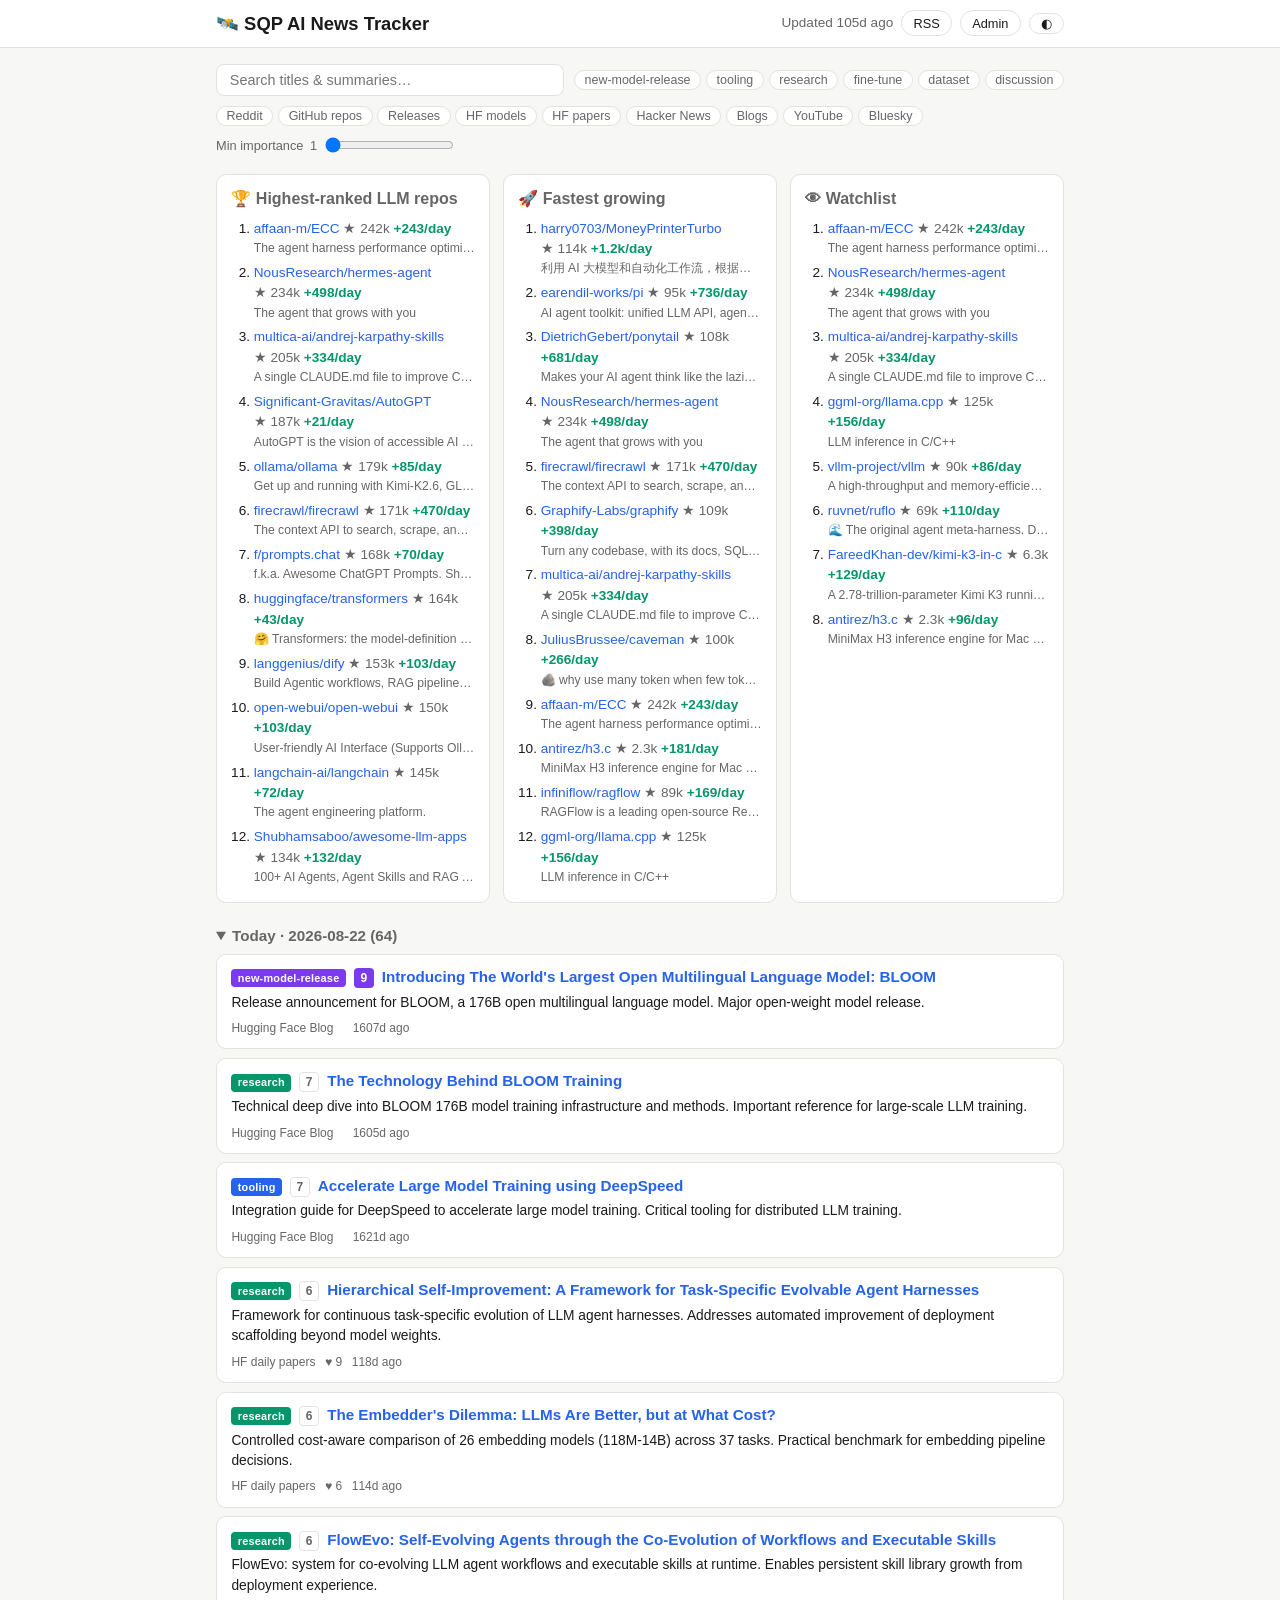
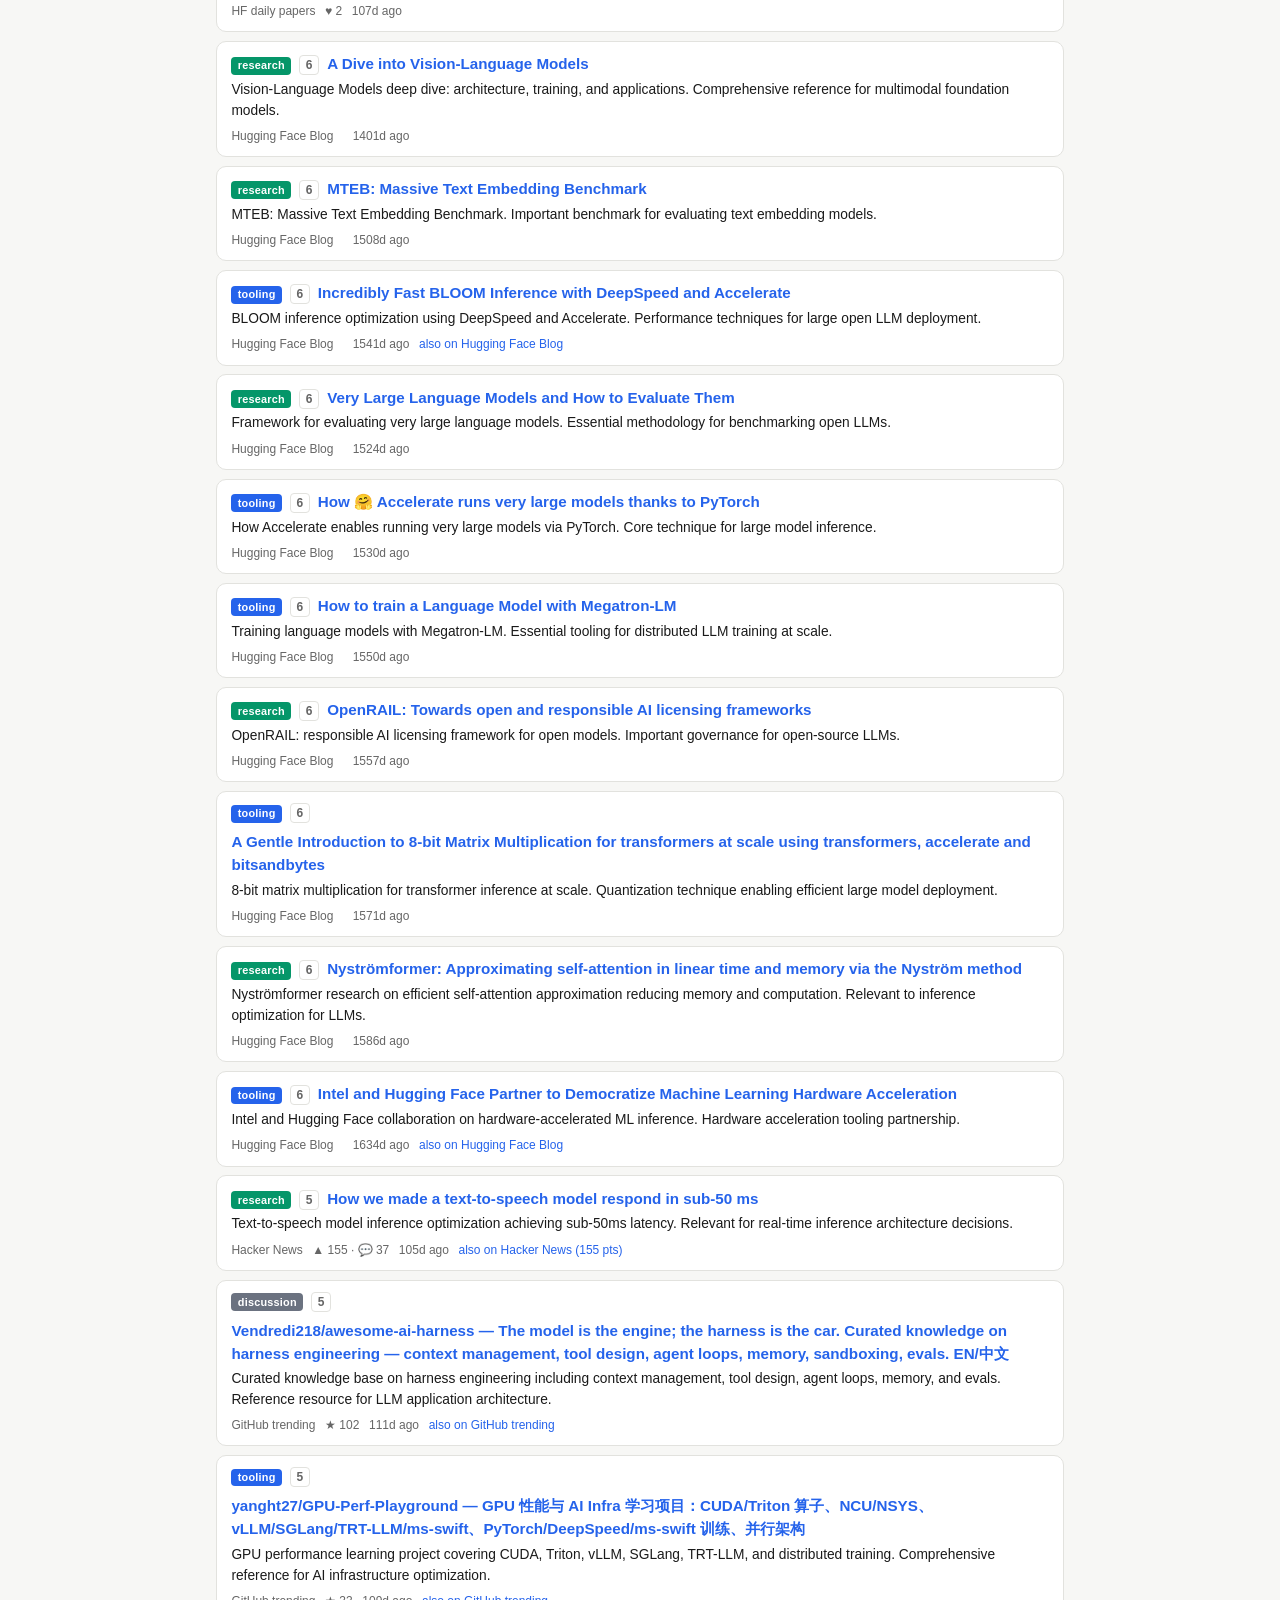
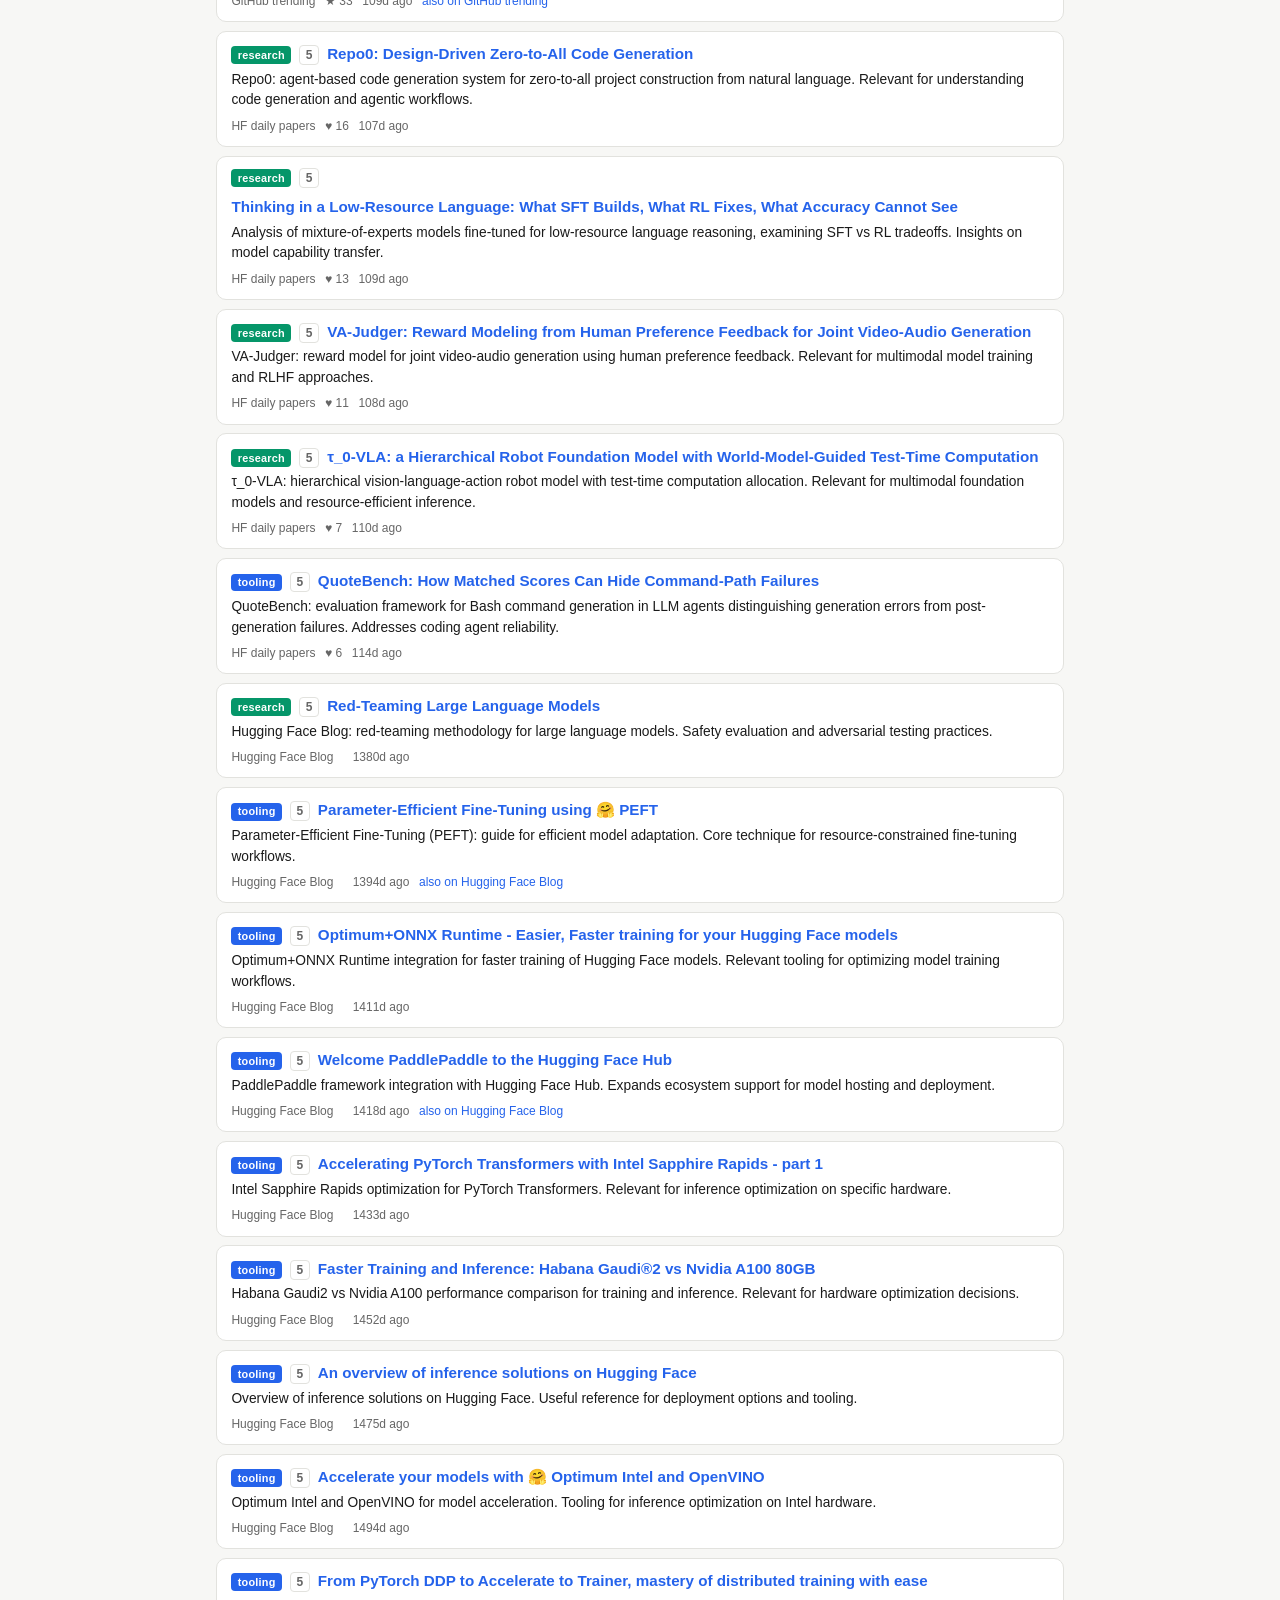
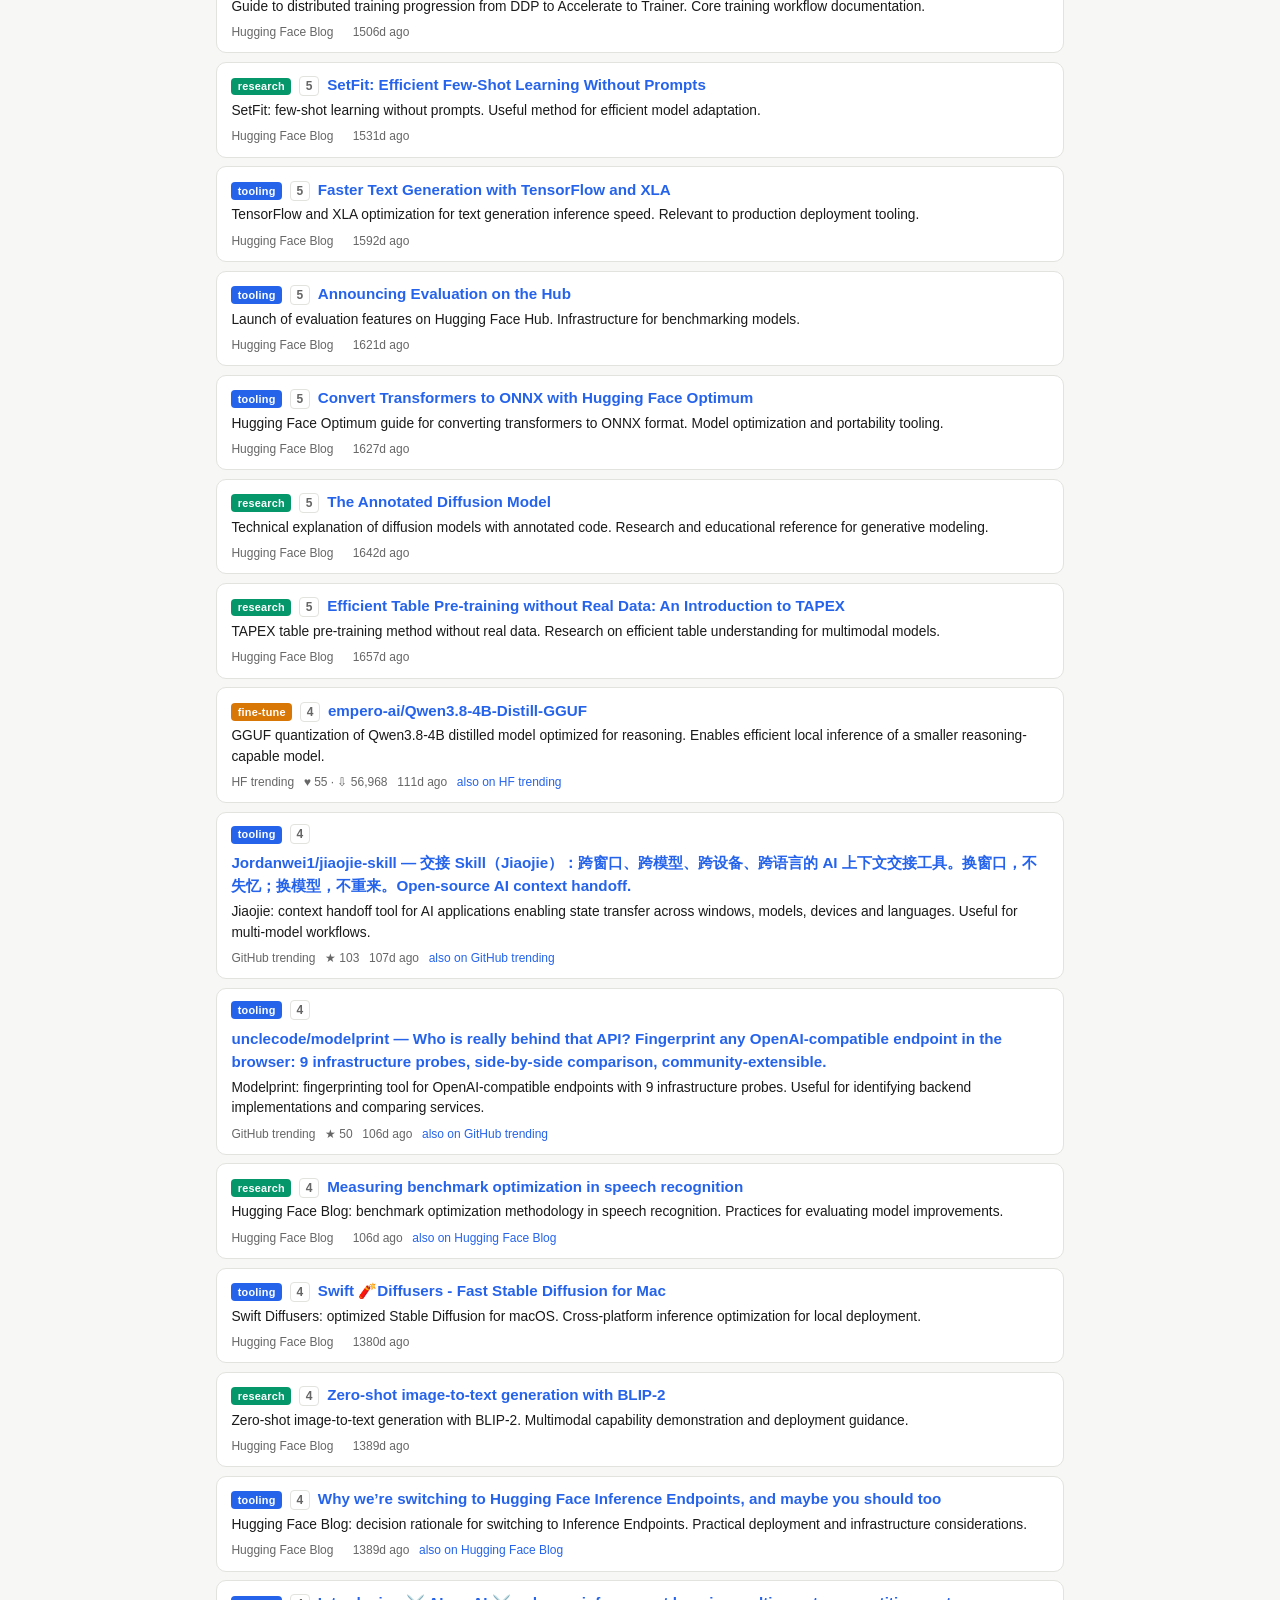
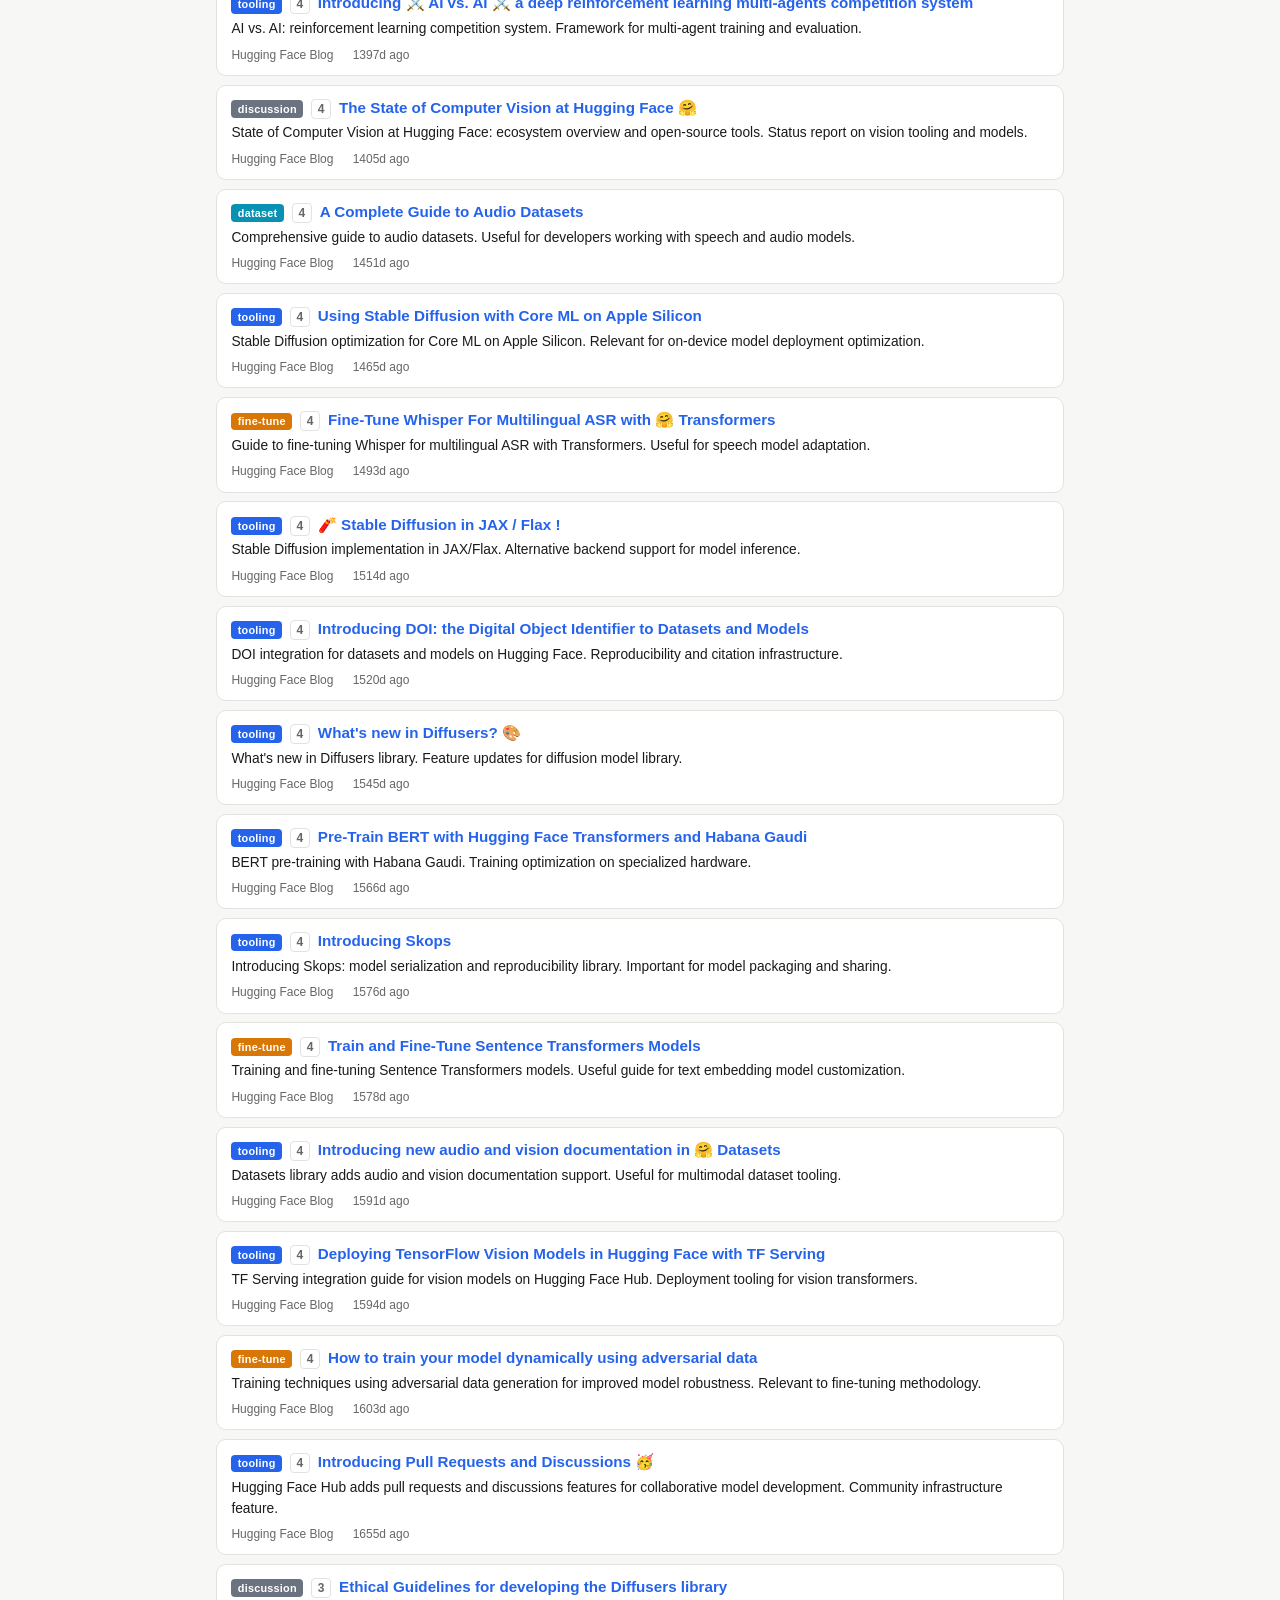
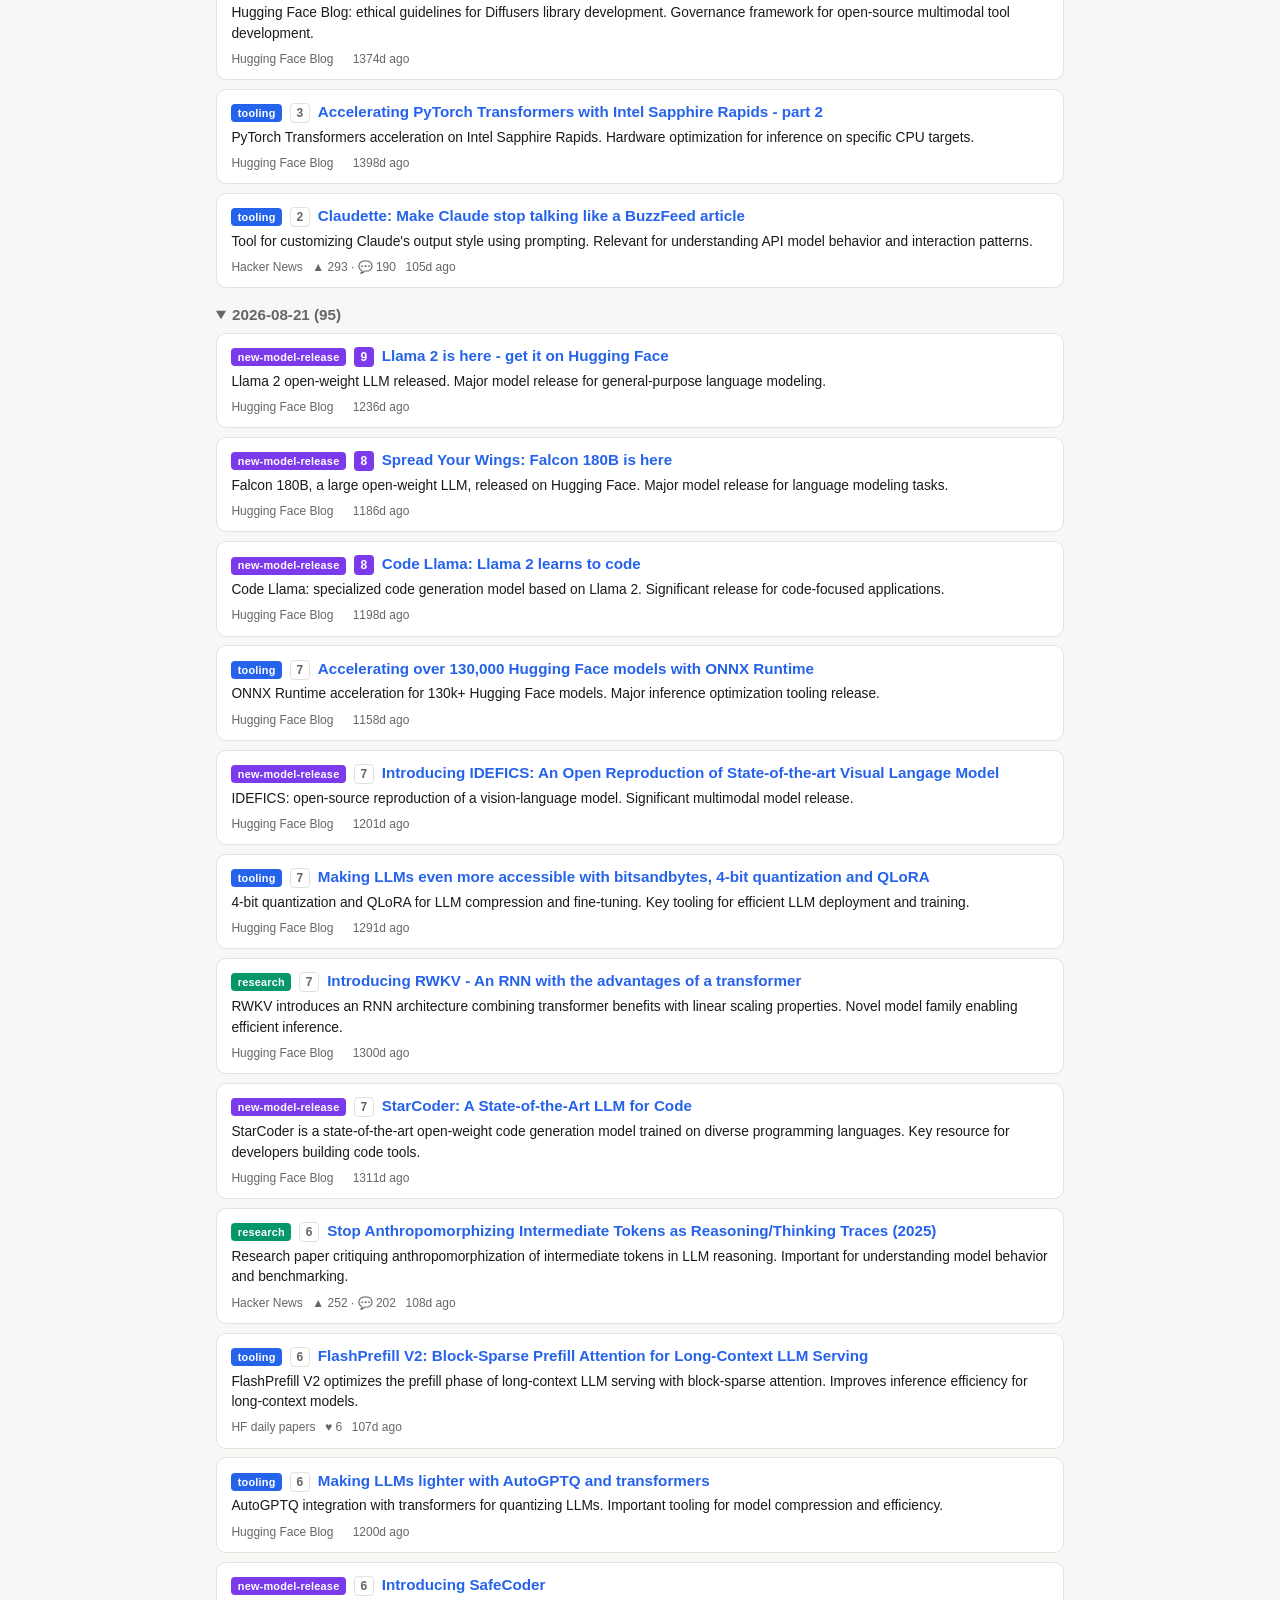
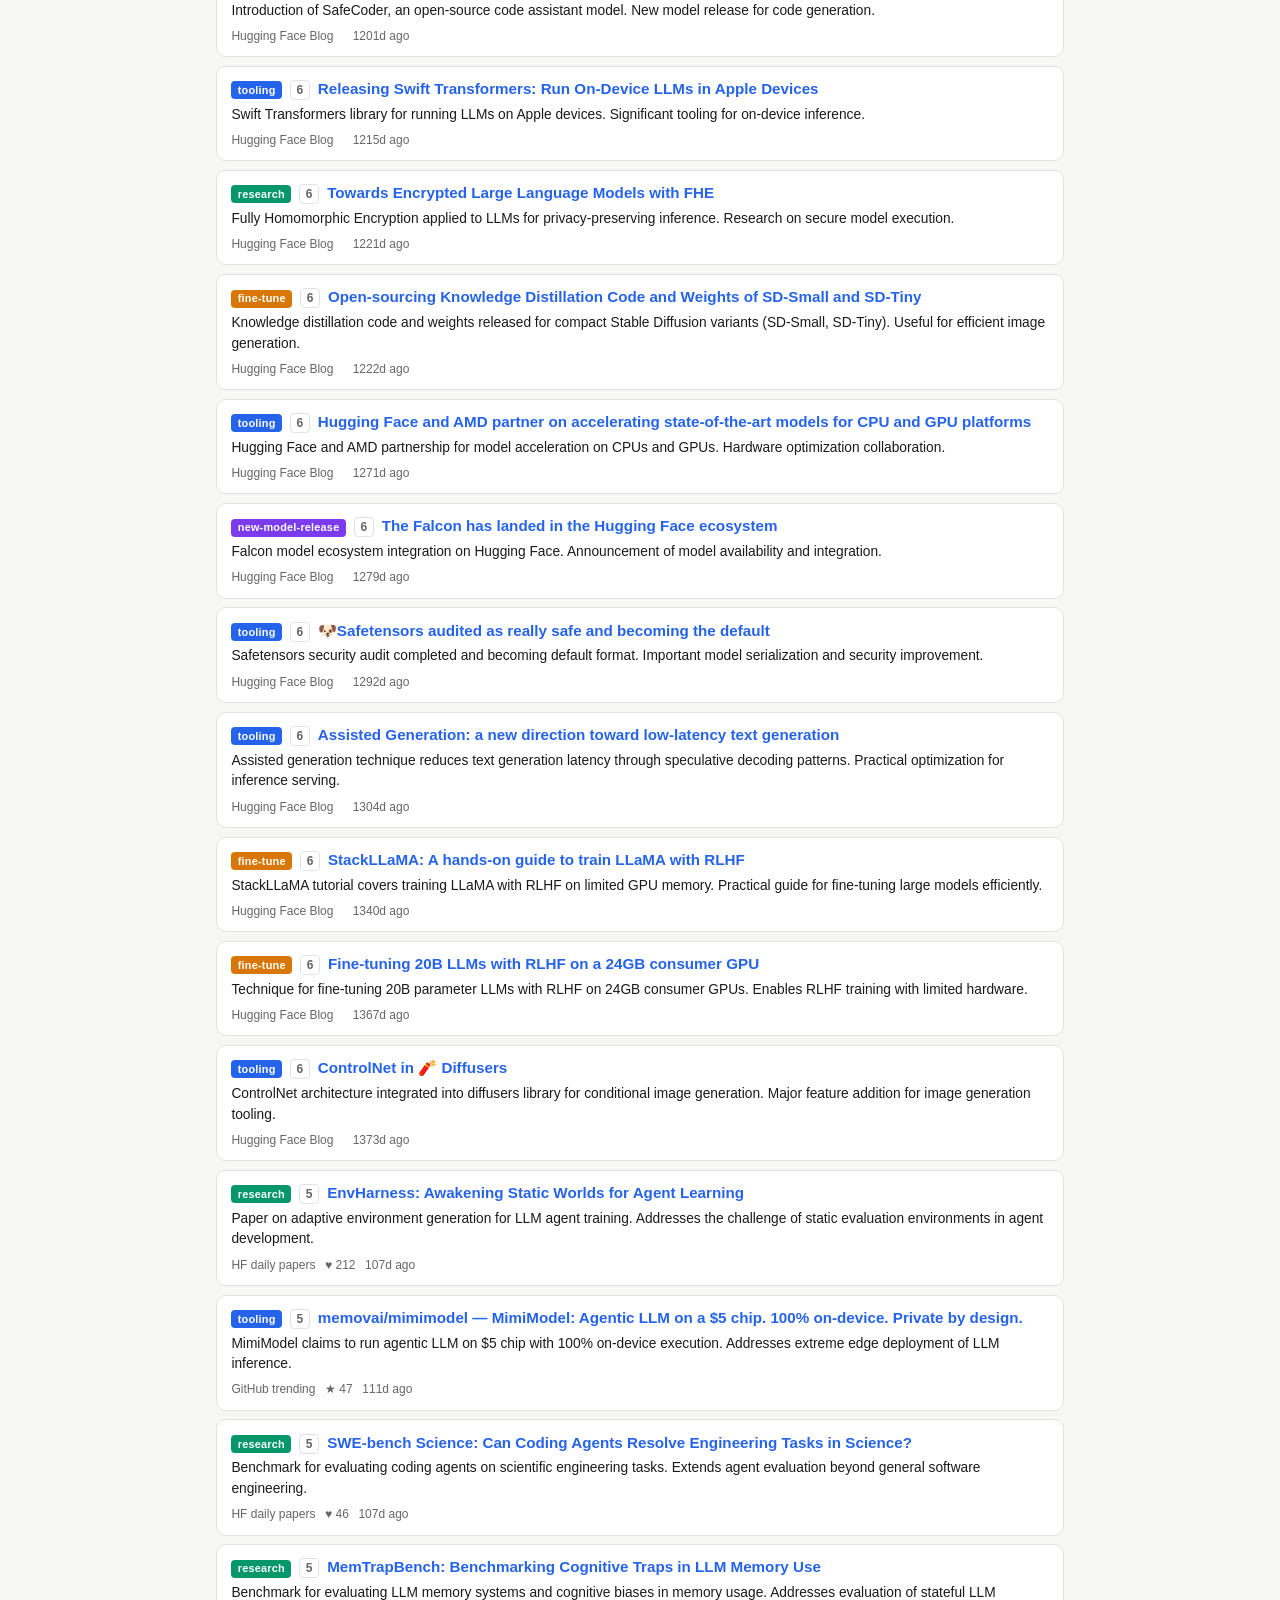
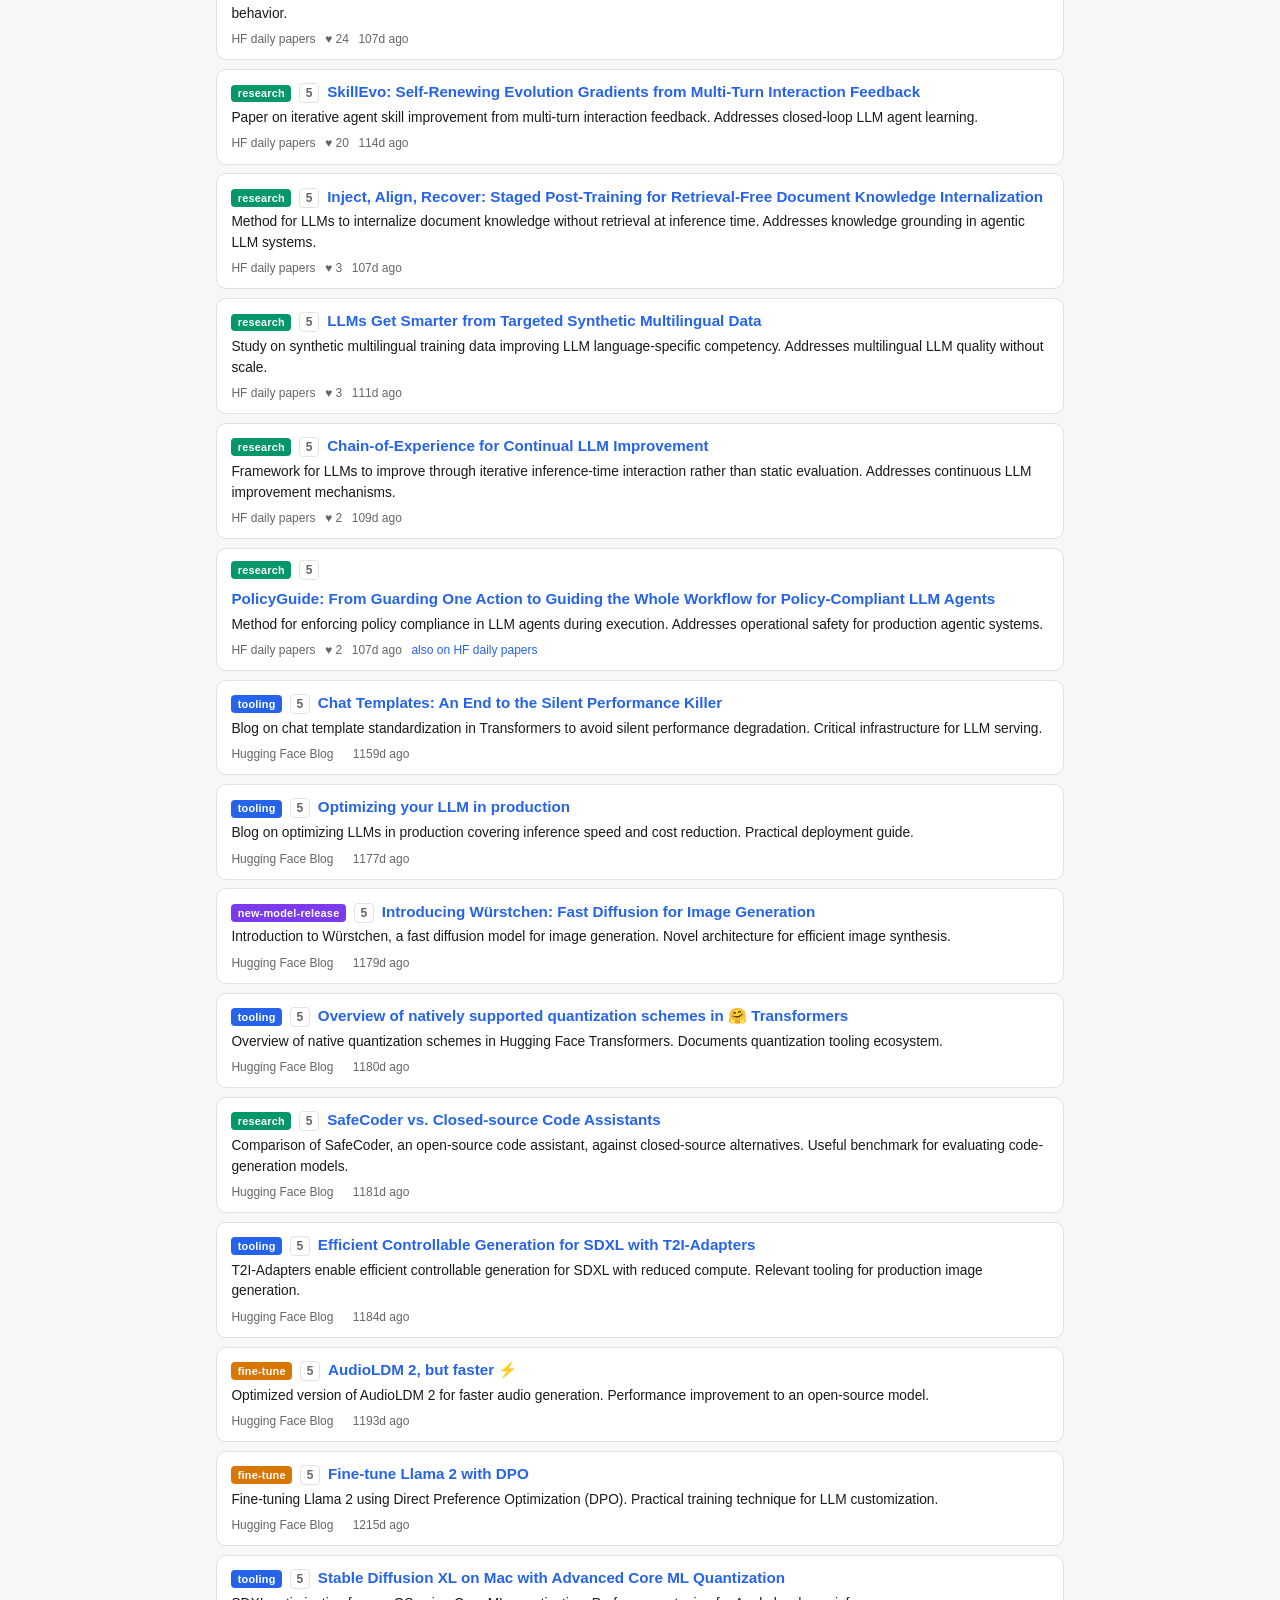
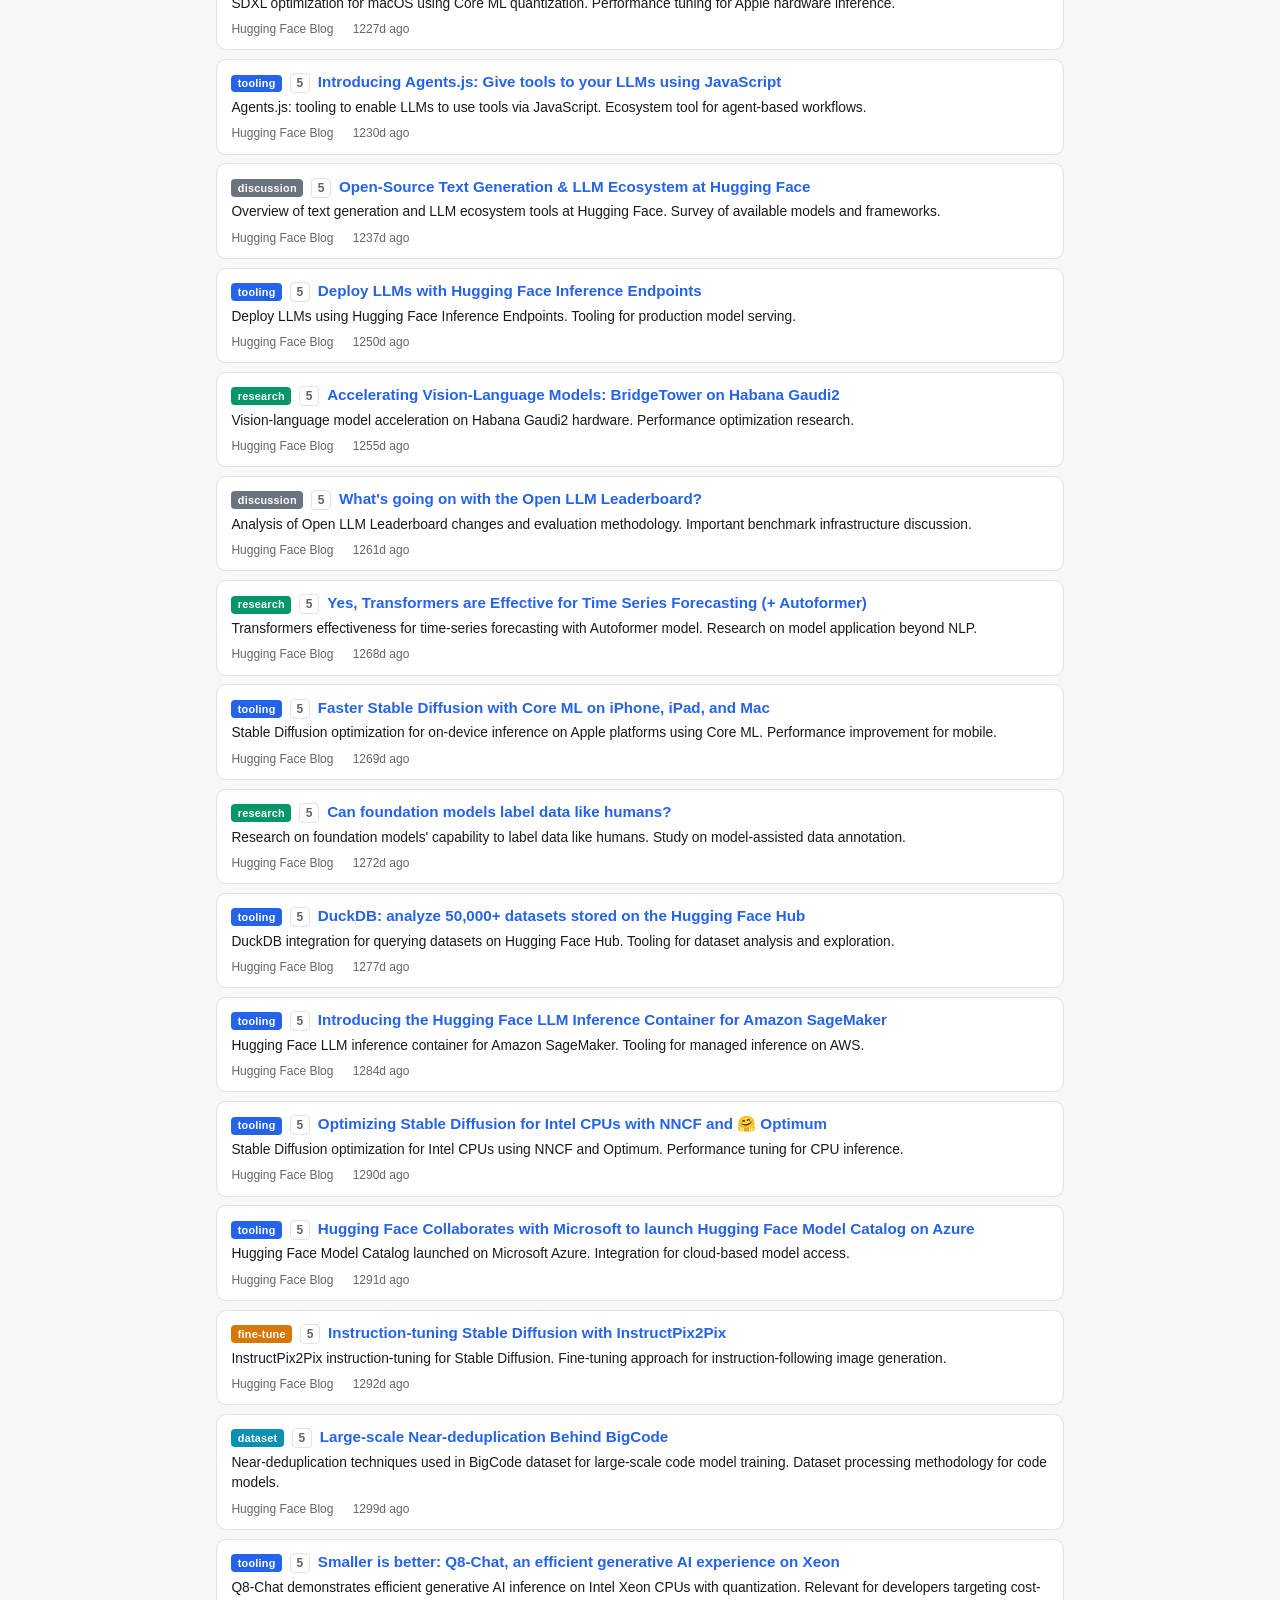
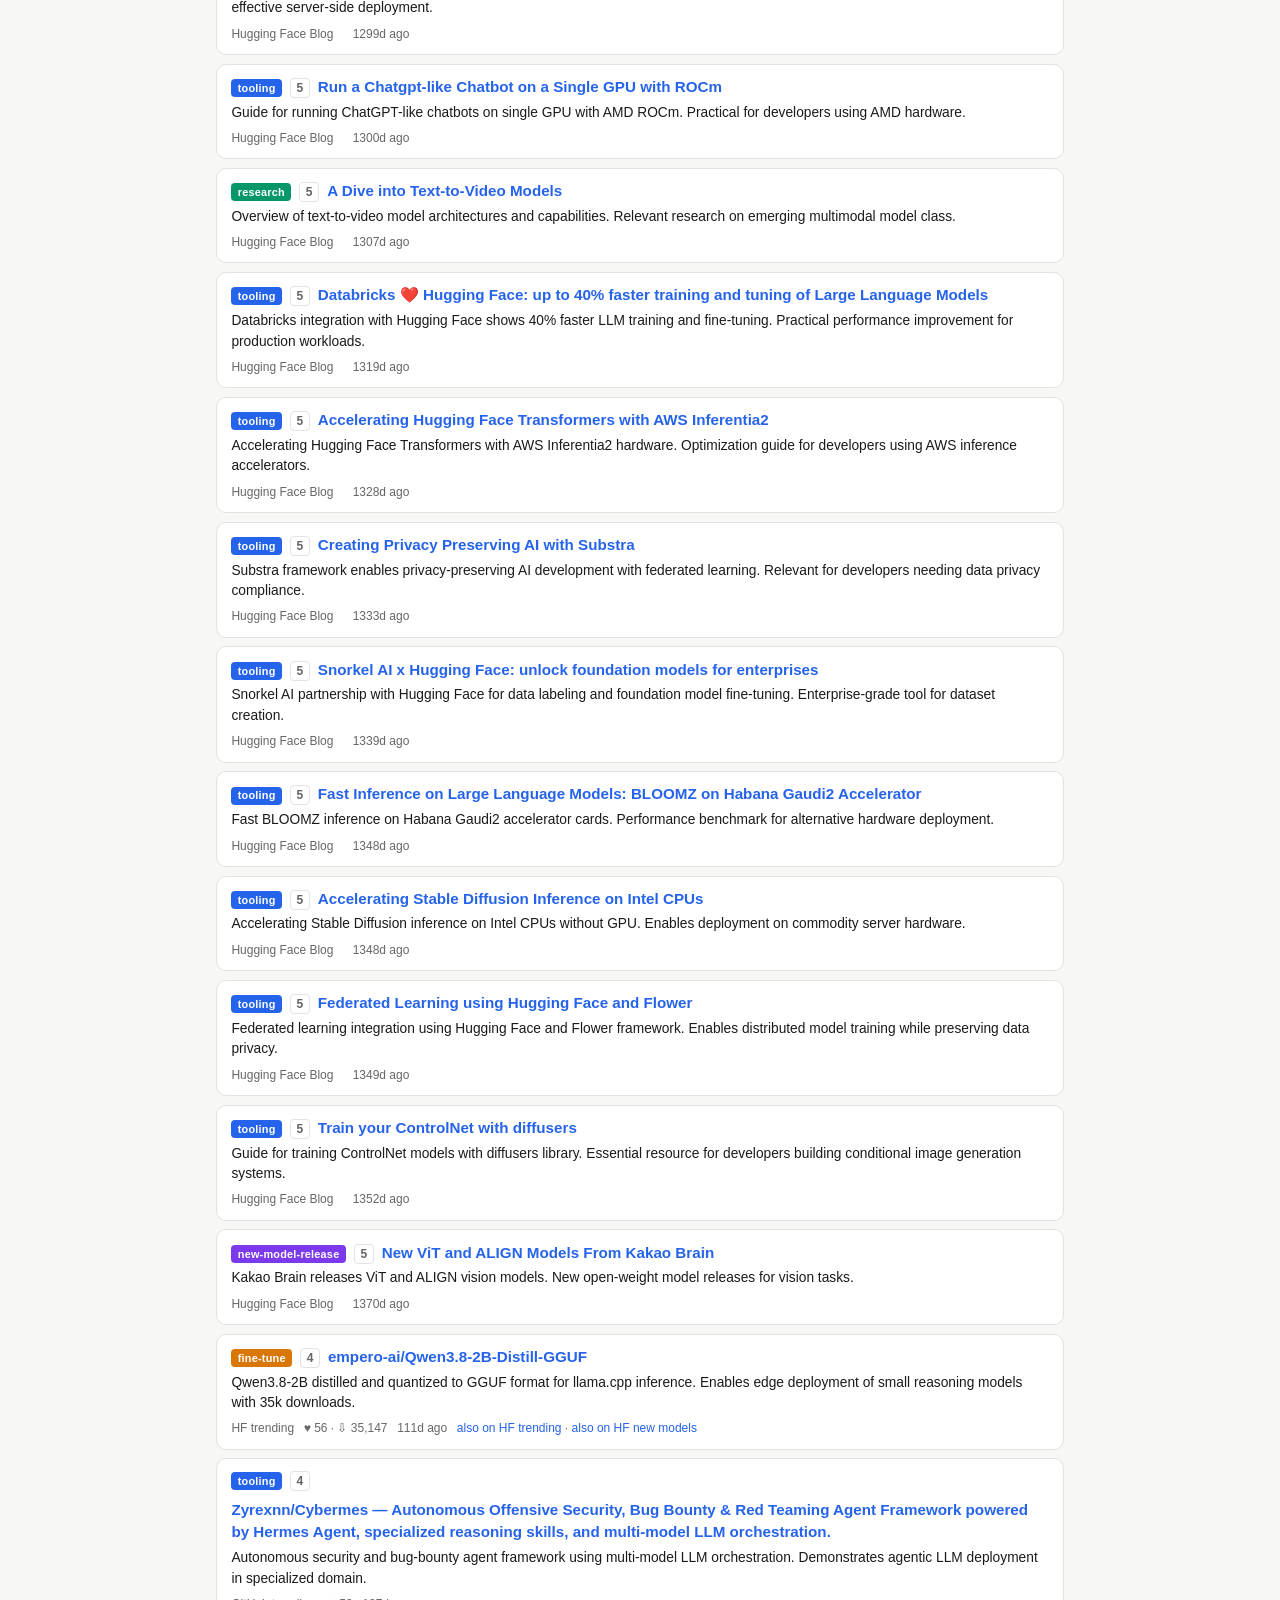
<file: site/index.html>
<!DOCTYPE html>
<html lang="en">
<head>
  <meta charset="UTF-8">
  <meta name="viewport" content="width=device-width, initial-scale=1.0">
  <title>SQP AI News Tracker</title>
  <link rel="stylesheet" href="assets/styles.css">
  <link rel="alternate" type="application/rss+xml" title="SQP AI News" href="feed.xml">
</head>
<body>
  <header class="topbar">
    <div class="topbar-inner">
      <h1>🛰️ SQP AI News Tracker</h1>
      <div class="topbar-meta">
        <span id="updated-at" title="Last pipeline run"></span>
        <a href="feed.xml" class="pill" title="Subscribe via RSS">RSS</a>
        <a href="admin.html" class="pill" title="Admin console">Admin</a>
        <button id="theme-toggle" class="pill" title="Toggle dark/light">◐</button>
      </div>
    </div>
  </header>

  <div id="status-strip" class="status-strip hidden"></div>

  <main>
    <section class="controls">
      <input type="search" id="search" placeholder="Search titles &amp; summaries…">
      <div class="chips" id="category-chips"></div>
      <div class="chips" id="source-chips"></div>
      <label class="slider-label">
        Min importance <output id="importance-value">1</output>
        <input type="range" id="importance" min="1" max="10" value="1">
      </label>
    </section>

    <section id="gh-boards" class="hidden">
      <div class="boards">
        <div class="board">
          <h2>🏆 Highest-ranked LLM repos</h2>
          <ol id="board-top"></ol>
        </div>
        <div class="board">
          <h2>🚀 Fastest growing</h2>
          <ol id="board-rising"></ol>
        </div>
        <div class="board hidden" id="board-watch-wrap">
          <h2>👁 Watchlist</h2>
          <ol id="board-watch"></ol>
        </div>
      </div>
    </section>

    <section id="pinned-section" class="hidden">
      <h2>📌 Pinned</h2>
      <div id="pinned-items"></div>
    </section>

    <section id="days"></section>

    <p id="empty-state" class="hidden empty">Nothing matches the current filters.</p>
  </main>

  <footer>
    <p>Automated daily scan of GitHub, Hugging Face, Reddit, Hacker News, blogs,
       YouTube &amp; Bluesky — curated by Claude. Sources managed in the
       <a href="admin.html">admin console</a>.</p>
  </footer>

  <script src="assets/app.js"></script>
</body>
</html>
</file>
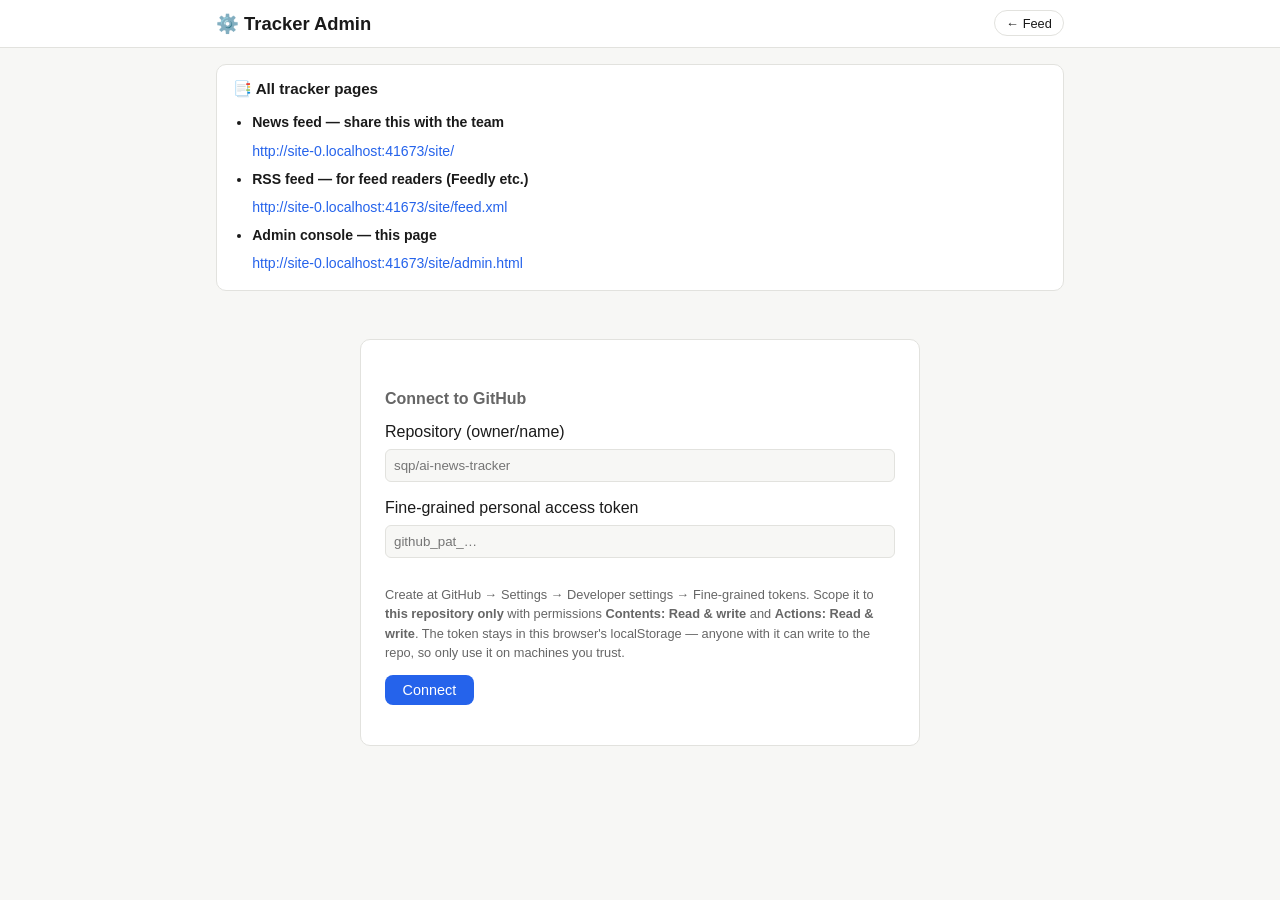
<file: site/admin.html>
<!DOCTYPE html>
<html lang="en">
<head>
  <meta charset="UTF-8">
  <meta name="viewport" content="width=device-width, initial-scale=1.0">
  <title>SQP Tracker Admin</title>
  <link rel="stylesheet" href="assets/styles.css">
  <style>
    .setup { max-width: 560px; margin: 3rem auto; background: var(--surface);
             border: 1px solid var(--border); border-radius: 10px; padding: 1.5rem; }
    .setup input { width: 100%; padding: 0.5rem; margin: 0.3rem 0 0.9rem;
                   border: 1px solid var(--border); border-radius: 6px;
                   background: var(--bg); color: var(--text); }
    .setup .note { font-size: 0.8rem; color: var(--text-dim); }
    .tabs { display: flex; gap: 0.5rem; margin: 1rem 0; }
    .tab-btn { padding: 0.4rem 1rem; border-radius: 8px; border: 1px solid var(--border);
               background: var(--surface); color: var(--text); cursor: pointer; }
    .tab-btn.active { border-color: var(--accent); color: var(--accent); font-weight: 600; }
    .toolbar { display: flex; gap: 0.5rem; align-items: center; flex-wrap: wrap; margin: 0.8rem 0; }
    button.primary { background: var(--accent); color: #fff; border: none;
                     border-radius: 8px; padding: 0.45rem 1.1rem; cursor: pointer; font-size: 0.9rem; }
    button.ghost { background: none; border: 1px solid var(--border); border-radius: 8px;
                   padding: 0.45rem 0.9rem; color: var(--text); cursor: pointer; font-size: 0.9rem; }
    .src-section { background: var(--surface); border: 1px solid var(--border);
                   border-radius: 10px; padding: 0.8rem 1rem; margin-bottom: 0.8rem; }
    .src-section h3 { margin: 0 0 0.5rem; font-size: 0.95rem; }
    .src-row { display: flex; gap: 0.5rem; align-items: center; margin-bottom: 0.35rem; }
    .src-row input[type=text] { flex: 1; padding: 0.3rem 0.5rem; border: 1px solid var(--border);
                                 border-radius: 6px; background: var(--bg); color: var(--text); }
    .src-row .rm { color: #dc2626; cursor: pointer; background: none; border: none; font-size: 1rem; }
    .add-row { font-size: 0.82rem; }
    .cur-actions button { margin-left: 0.3rem; }
    .cur-actions .on { color: var(--pin); font-weight: 700; }
    #save-status, #run-status { font-size: 0.85rem; color: var(--text-dim); }
    .danger { color: #dc2626; }
  </style>
</head>
<body>
  <header class="topbar">
    <div class="topbar-inner">
      <h1>⚙️ Tracker Admin</h1>
      <div class="topbar-meta">
        <a class="pill" href="index.html">← Feed</a>
        <button id="forget-token" class="pill danger hidden">Forget token</button>
      </div>
    </div>
  </header>

  <main>
    <!-- always-visible link hub -->
    <div class="src-section" id="page-links-card">
      <h3>📑 All tracker pages</h3>
      <ul id="links-list" style="margin:0; padding-left:1.2rem; font-size:0.88rem; line-height:2;"></ul>
    </div>

    <!-- token / repo gate -->
    <div id="setup" class="setup hidden">
      <h2>Connect to GitHub</h2>
      <label>Repository (owner/name)</label>
      <input type="text" id="repo-input" placeholder="sqp/ai-news-tracker">
      <label>Fine-grained personal access token</label>
      <input type="password" id="token-input" placeholder="github_pat_…">
      <p class="note">Create at GitHub → Settings → Developer settings → Fine-grained tokens.
        Scope it to <strong>this repository only</strong> with permissions
        <strong>Contents: Read &amp; write</strong> and <strong>Actions: Read &amp; write</strong>.
        The token stays in this browser's localStorage — anyone with it can write to the repo,
        so only use it on machines you trust.</p>
      <button class="primary" id="connect-btn">Connect</button>
      <p id="setup-error" class="danger"></p>
    </div>

    <!-- admin app -->
    <div id="app" class="hidden">
      <div class="toolbar">
        <div class="tabs">
          <button class="tab-btn active" data-tab="sources">Sources</button>
          <button class="tab-btn" data-tab="curate">Curate</button>
        </div>
        <span style="flex:1"></span>
        <button class="ghost" id="rescan-btn">🔄 Re-scan now</button>
        <span id="run-status"></span>
      </div>

      <div id="tab-sources">
        <div id="sources-editor"></div>
        <div class="toolbar">
          <button class="primary" id="save-sources">Save sources</button>
          <span id="save-status"></span>
        </div>
      </div>

      <div id="tab-curate" class="hidden">
        <p class="note" style="color: var(--text-dim); font-size: 0.85rem;">
          Pin surfaces an item at the top of the feed; Hide removes it; tags are shown on the card.
          Changes apply live on the site within ~a minute (raw.githubusercontent cache) and are
          baked in on the next pipeline run.</p>
        <div id="curate-list"></div>
        <div class="toolbar">
          <button class="primary" id="save-overrides">Save changes</button>
          <span id="curate-status"></span>
        </div>
      </div>
    </div>
  </main>

  <script src="assets/vendor/js-yaml.min.js"></script>
  <script src="assets/admin.js"></script>
</body>
</html>
</file>
<file: site/assets/styles.css>
:root {
  --bg: #f7f7f5;
  --surface: #ffffff;
  --text: #1a1a1a;
  --text-dim: #666;
  --border: #e2e2de;
  --accent: #2563eb;
  --pin: #b45309;
  --warn-bg: #fef3c7;
  --warn-text: #92400e;
  --cat-new-model-release: #7c3aed;
  --cat-tooling: #2563eb;
  --cat-research: #059669;
  --cat-fine-tune: #d97706;
  --cat-dataset: #0891b2;
  --cat-discussion: #6b7280;
}
[data-theme="dark"] {
  --bg: #111214;
  --surface: #1b1d21;
  --text: #e8e8e6;
  --text-dim: #9a9a97;
  --border: #2c2f35;
  --accent: #60a5fa;
  --pin: #fbbf24;
  --warn-bg: #3a2f10;
  --warn-text: #fcd34d;
}
@media (prefers-color-scheme: dark) {
  :root:not([data-theme="light"]) {
    --bg: #111214;
    --surface: #1b1d21;
    --text: #e8e8e6;
    --text-dim: #9a9a97;
    --border: #2c2f35;
    --accent: #60a5fa;
    --pin: #fbbf24;
    --warn-bg: #3a2f10;
    --warn-text: #fcd34d;
  }
}

* { box-sizing: border-box; }
body {
  margin: 0;
  font-family: -apple-system, BlinkMacSystemFont, "Segoe UI", Roboto, sans-serif;
  background: var(--bg);
  color: var(--text);
  line-height: 1.5;
}
a { color: var(--accent); text-decoration: none; }
a:hover { text-decoration: underline; }

.topbar {
  position: sticky; top: 0; z-index: 10;
  background: var(--surface);
  border-bottom: 1px solid var(--border);
}
.topbar-inner {
  max-width: 880px; margin: 0 auto; padding: 0.6rem 1rem;
  display: flex; align-items: center; justify-content: space-between; gap: 1rem;
  flex-wrap: wrap;
}
.topbar h1 { font-size: 1.15rem; margin: 0; }
.topbar-meta { display: flex; align-items: center; gap: 0.5rem; color: var(--text-dim); font-size: 0.85rem; }
.pill {
  border: 1px solid var(--border); border-radius: 999px;
  padding: 0.15rem 0.7rem; font-size: 0.8rem;
  background: var(--surface); color: var(--text); cursor: pointer;
}
.pill:hover { border-color: var(--accent); text-decoration: none; }

.status-strip {
  background: var(--warn-bg); color: var(--warn-text);
  padding: 0.4rem 1rem; font-size: 0.85rem; text-align: center;
}
.hidden { display: none !important; }

main { max-width: 880px; margin: 0 auto; padding: 1rem; }
footer { max-width: 880px; margin: 2rem auto; padding: 0 1rem; color: var(--text-dim); font-size: 0.8rem; }

.controls {
  display: flex; flex-wrap: wrap; gap: 0.6rem; align-items: center;
  margin-bottom: 1.2rem;
}
#search {
  flex: 1 1 220px; padding: 0.45rem 0.8rem;
  border: 1px solid var(--border); border-radius: 8px;
  background: var(--surface); color: var(--text); font-size: 0.9rem;
}
.chips { display: flex; flex-wrap: wrap; gap: 0.3rem; }
.chip {
  border: 1px solid var(--border); border-radius: 999px;
  padding: 0.12rem 0.6rem; font-size: 0.78rem; cursor: pointer;
  background: var(--surface); color: var(--text-dim);
}
.chip.active { border-color: var(--accent); color: var(--accent); font-weight: 600; }
.slider-label { display: flex; align-items: center; gap: 0.4rem; font-size: 0.8rem; color: var(--text-dim); }

h2 { font-size: 1rem; margin: 1.4rem 0 0.6rem; color: var(--text-dim); }

.card {
  background: var(--surface);
  border: 1px solid var(--border); border-radius: 10px;
  padding: 0.7rem 0.9rem; margin-bottom: 0.55rem;
}
.card.pinned { border-left: 3px solid var(--pin); }
.card-top { display: flex; align-items: baseline; gap: 0.5rem; flex-wrap: wrap; }
.badge {
  font-size: 0.68rem; font-weight: 700; letter-spacing: 0.02em;
  border-radius: 4px; padding: 0.05rem 0.4rem; color: #fff; white-space: nowrap;
}
.importance {
  font-size: 0.75rem; font-weight: 700; color: var(--text-dim);
  border: 1px solid var(--border); border-radius: 4px; padding: 0 0.35rem;
}
.importance.high { color: #fff; background: var(--cat-new-model-release); border-color: transparent; }
.card-title { font-weight: 600; font-size: 0.95rem; }
.card-summary { margin: 0.25rem 0 0.35rem; font-size: 0.86rem; color: var(--text); }
.card-meta { font-size: 0.75rem; color: var(--text-dim); display: flex; flex-wrap: wrap; gap: 0.6rem; }
.tag { color: var(--accent); }
.uncurated { font-style: italic; }
.empty { color: var(--text-dim); text-align: center; margin-top: 2rem; }

.boards { display: grid; grid-template-columns: repeat(auto-fit, minmax(250px, 1fr));
          gap: 0.8rem; margin: 0.4rem 0 1rem; }
.board {
  background: var(--surface); border: 1px solid var(--border);
  border-radius: 10px; padding: 0.6rem 0.9rem;
}
.board h2 { margin: 0.1rem 0 0.5rem; }
.board ol { margin: 0; padding-left: 1.4rem; }
.board li { margin-bottom: 0.35rem; font-size: 0.85rem; }
.board .stars { color: var(--text-dim); white-space: nowrap; }
.board .delta { color: #059669; font-weight: 600; white-space: nowrap; }
[data-theme="dark"] .board .delta { color: #34d399; }
.board .desc { display: block; color: var(--text-dim); font-size: 0.76rem;
               overflow: hidden; text-overflow: ellipsis; white-space: nowrap; }

details.day { margin-bottom: 0.4rem; }
details.day summary {
  cursor: pointer; font-size: 0.95rem; font-weight: 600;
  padding: 0.4rem 0; color: var(--text-dim);
}
</file>
